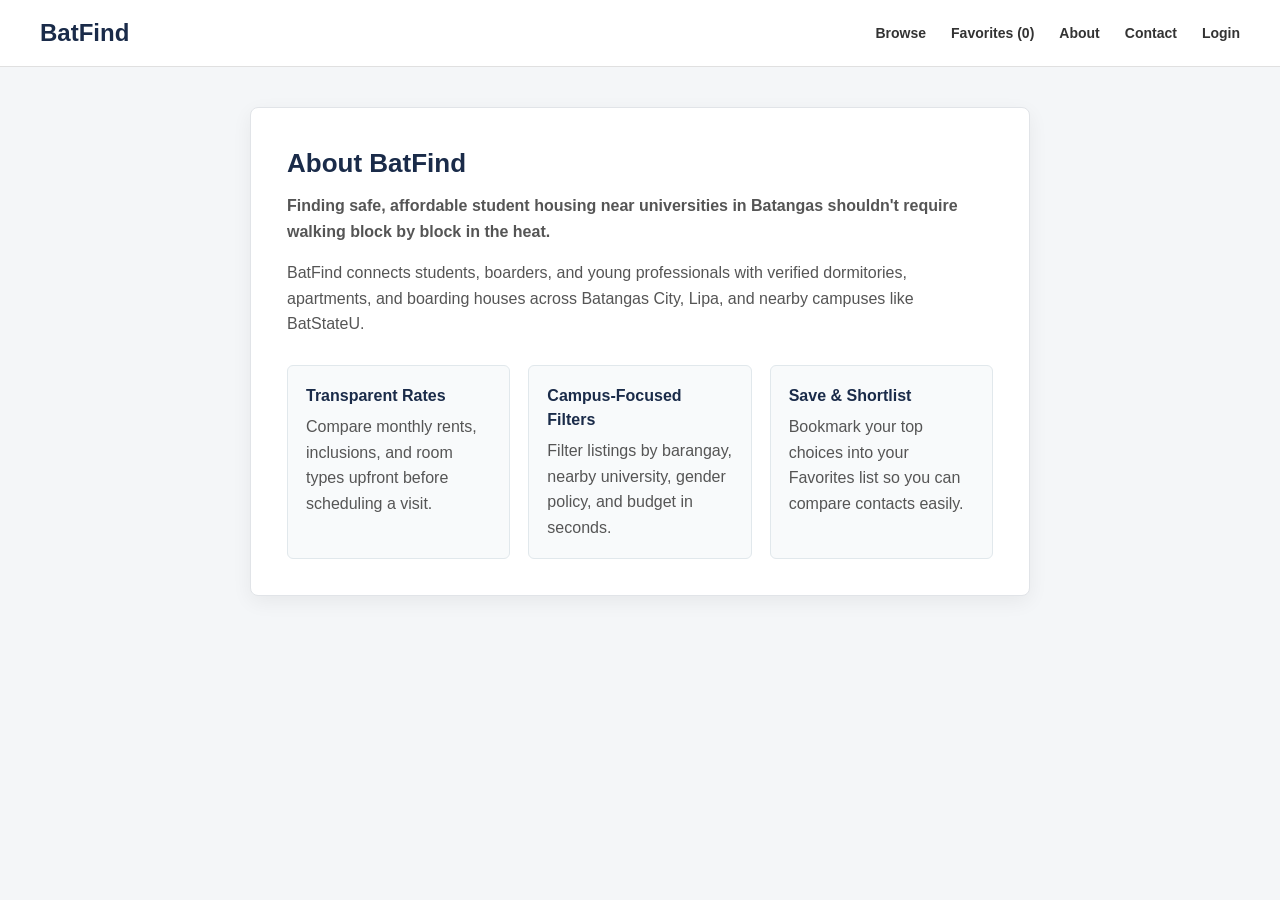
<file: about.html>
<!DOCTYPE html>
<html lang="en">
<head>
    <meta charset="UTF-8">
    <meta name="viewport" content="width=device-width, initial-scale=1.0">
    <title>About - BatFind</title>
    <link rel="stylesheet" href="style.css">
</head>
<body>
    <header class="navbar">
        <h1>BatFind</h1>
        <nav>
            <span id="nav-user-greeting" class="user-greeting" style="display: none;"></span>
            <a href="index.html">Browse</a>
            <a href="favorites.html">Favorites <span id="fav-count">(0)</span></a>
            <a href="about.html">About</a>
            <a href="contact.html">Contact</a>
            <a href="login.html" id="nav-auth-link">Login</a>
        </nav>
    </header>

    <main class="info-container">
        <section class="info-card">
            <h2>About BatFind</h2>
            <p class="info-lead">
                Finding safe, affordable student housing near universities in Batangas shouldn't require walking block by block in the heat.
            </p>
            <p>
                BatFind connects students, boarders, and young professionals with verified dormitories, apartments, and boarding houses across Batangas City, Lipa, and nearby campuses like BatStateU.
            </p>

            <div class="info-grid">
                <div class="info-box">
                    <h3>Transparent Rates</h3>
                    <p>Compare monthly rents, inclusions, and room types upfront before scheduling a visit.</p>
                </div>
                <div class="info-box">
                    <h3>Campus-Focused Filters</h3>
                    <p>Filter listings by barangay, nearby university, gender policy, and budget in seconds.</p>
                </div>
                <div class="info-box">
                    <h3>Save &amp; Shortlist</h3>
                    <p>Bookmark your top choices into your Favorites list so you can compare contacts easily.</p>
                </div>
            </div>
        </section>
    </main>

    <script src="script.js"></script>
</body>
</html>
</file>
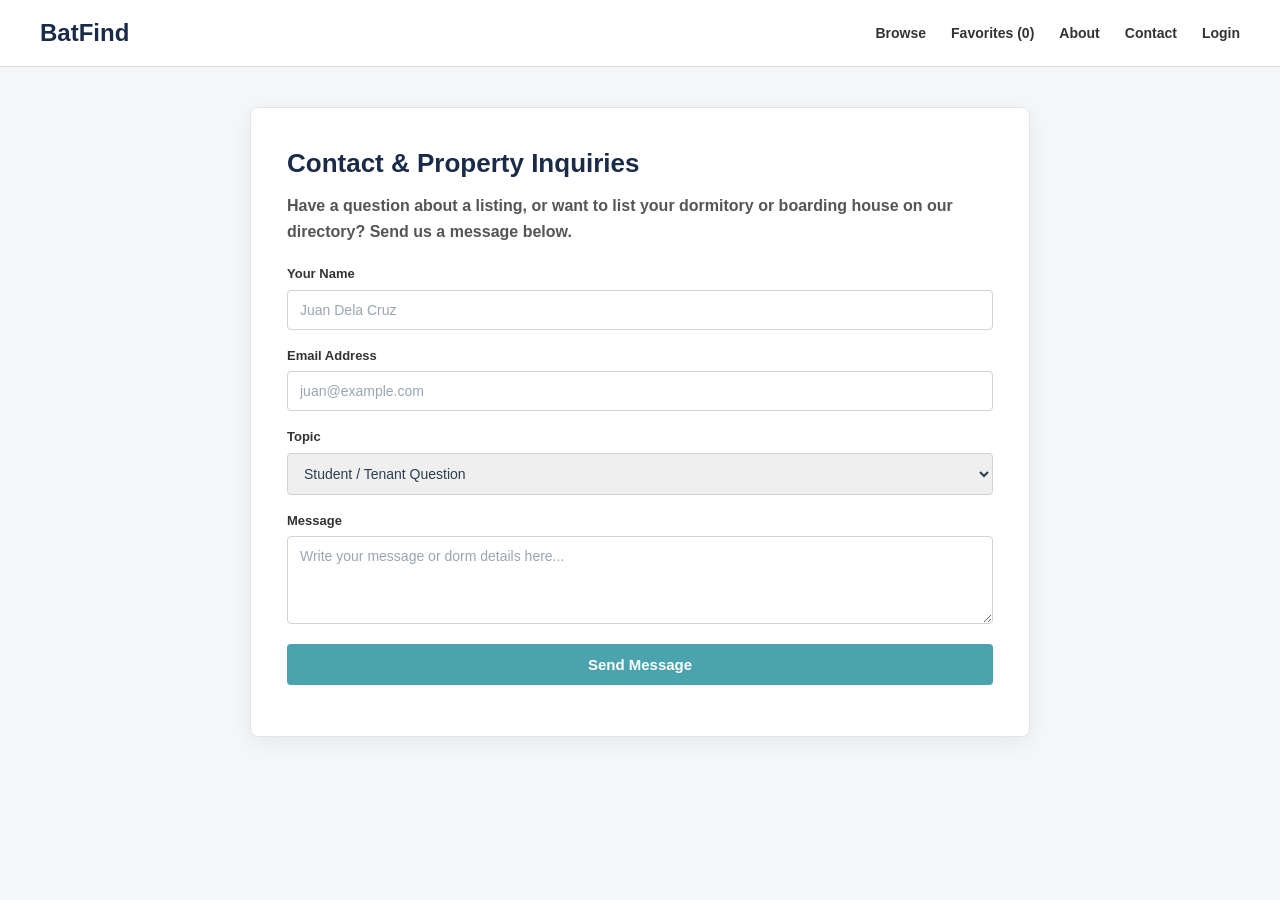
<file: contact.html>
<!DOCTYPE html>
<html lang="en">
<head>
    <meta charset="UTF-8">
    <meta name="viewport" content="width=device-width, initial-scale=1.0">
    <title>Contact - BatFind</title>
    <link rel="stylesheet" href="style.css">
</head>
<body>
    <header class="navbar">
        <h1>BatFind</h1>
        <nav>
            <span id="nav-user-greeting" class="user-greeting" style="display: none;"></span>
            <a href="index.html">Browse</a>
            <a href="favorites.html">Favorites <span id="fav-count">(0)</span></a>
            <a href="about.html">About</a>
            <a href="contact.html">Contact</a>
            <a href="login.html" id="nav-auth-link">Login</a>
        </nav>
    </header>

    <main class="info-container">
        <section class="info-card">
            <h2>Contact &amp; Property Inquiries</h2>
            <p class="info-lead">
                Have a question about a listing, or want to list your dormitory or boarding house on our directory? Send us a message below.
            </p>

            <form id="contact-form" class="auth-form" style="padding: 0; margin-top: 20px;">
                <label for="contact-name">Your Name</label>
                <input type="text" id="contact-name" placeholder="Juan Dela Cruz" required>

                <label for="contact-email">Email Address</label>
                <input type="email" id="contact-email" placeholder="juan@example.com" required>

                <label for="contact-topic">Topic</label>
                <select id="contact-topic" style="padding: 11px 12px; margin-bottom: 16px; border: 1px solid #ccd3da; border-radius: 4px; font-size: 14px;">
                    <option value="student">Student / Tenant Question</option>
                    <option value="landlord">List My Dorm / Boarding House</option>
                    <option value="report">Report Outdated Listing Info</option>
                </select>

                <label for="contact-message">Message</label>
                <textarea id="contact-message" rows="4" placeholder="Write your message or dorm details here..." required style="padding: 11px 12px; margin-bottom: 16px; border: 1px solid #ccd3da; border-radius: 4px; font-size: 14px; font-family: inherit;"></textarea>

                <button type="submit" class="btn auth-submit">Send Message</button>
            </form>

            <p id="contact-status" class="auth-message" style="padding: 15px 0 0;"></p>
        </section>
    </main>

    <script src="script.js"></script>
</body>
</html>
</file>
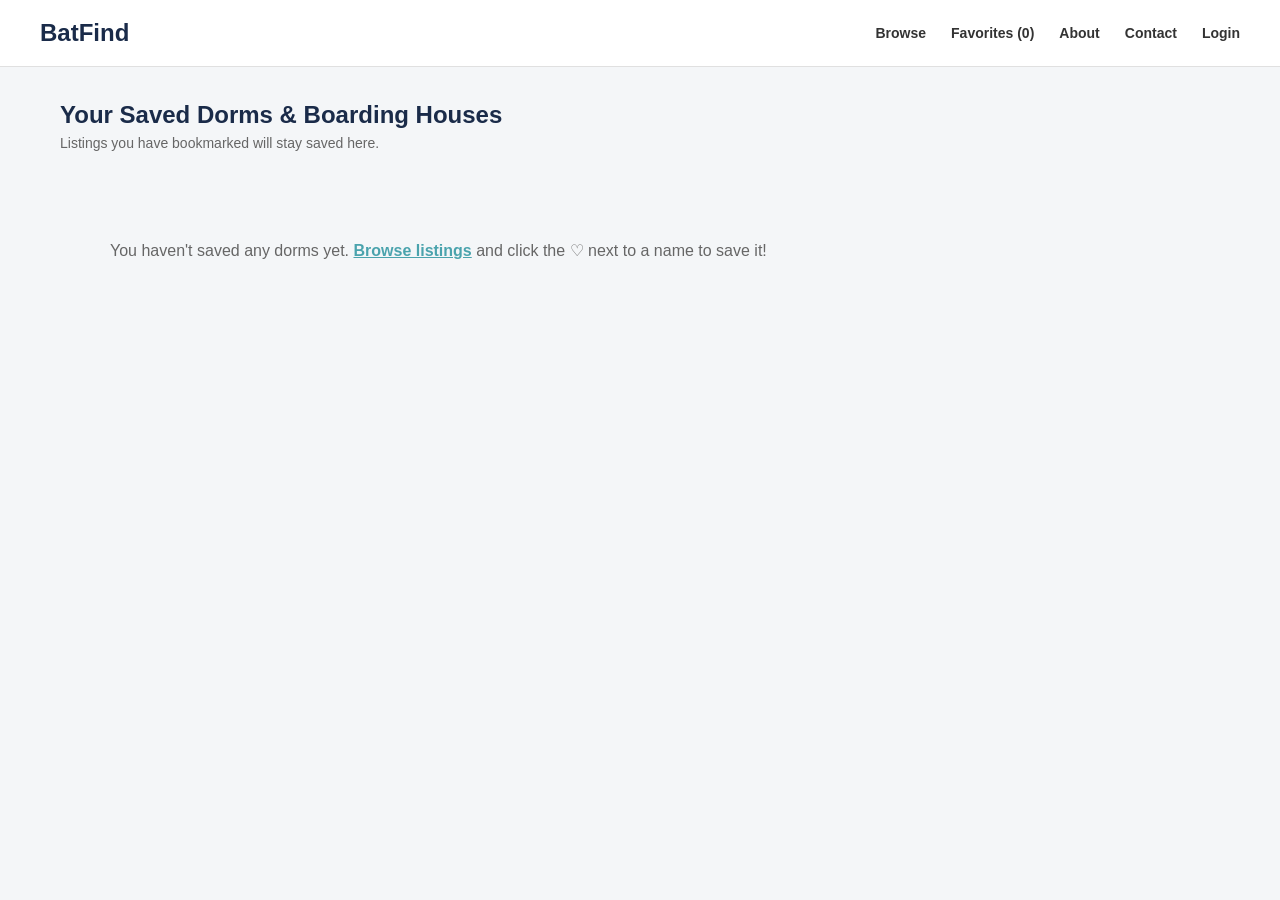
<file: favorites.html>
<!DOCTYPE html>
<html lang="en">
<head>
    <meta charset="UTF-8">
    <meta name="viewport" content="width=device-width, initial-scale=1.0">
    <title>Saved Favorites - BatFind</title>
    <link rel="stylesheet" href="style.css">
</head>
<body>
    <header class="navbar">
        <h1>BatFind</h1>
        <nav>
            <span id="nav-user-greeting" class="user-greeting" style="display: none;"></span>
            <a href="index.html">Browse</a>
            <a href="favorites.html">Favorites <span id="fav-count">(0)</span></a>
            <a href="about.html">About</a>
            <a href="contact.html">Contact</a>
            <a href="login.html" id="nav-auth-link">Login</a>
        </nav>
    </header>

    <main class="container" style="flex-direction: column;">
        <div class="page-header">
            <h2>Your Saved Dorms & Boarding Houses</h2>
            <p>Listings you have bookmarked will stay saved here.</p>
        </div>

        <section class="listings" id="favorites-listings">
        </section>
    </main>

    <div id="details-modal" class="modal-overlay">
        <div class="modal-content">
            <button id="close-modal" class="close-btn" aria-label="Close">&times;</button>
            <div id="modal-card-container"></div>
        </div>
    </div>

    <script src="script.js"></script>
</body>
</html>
</file>
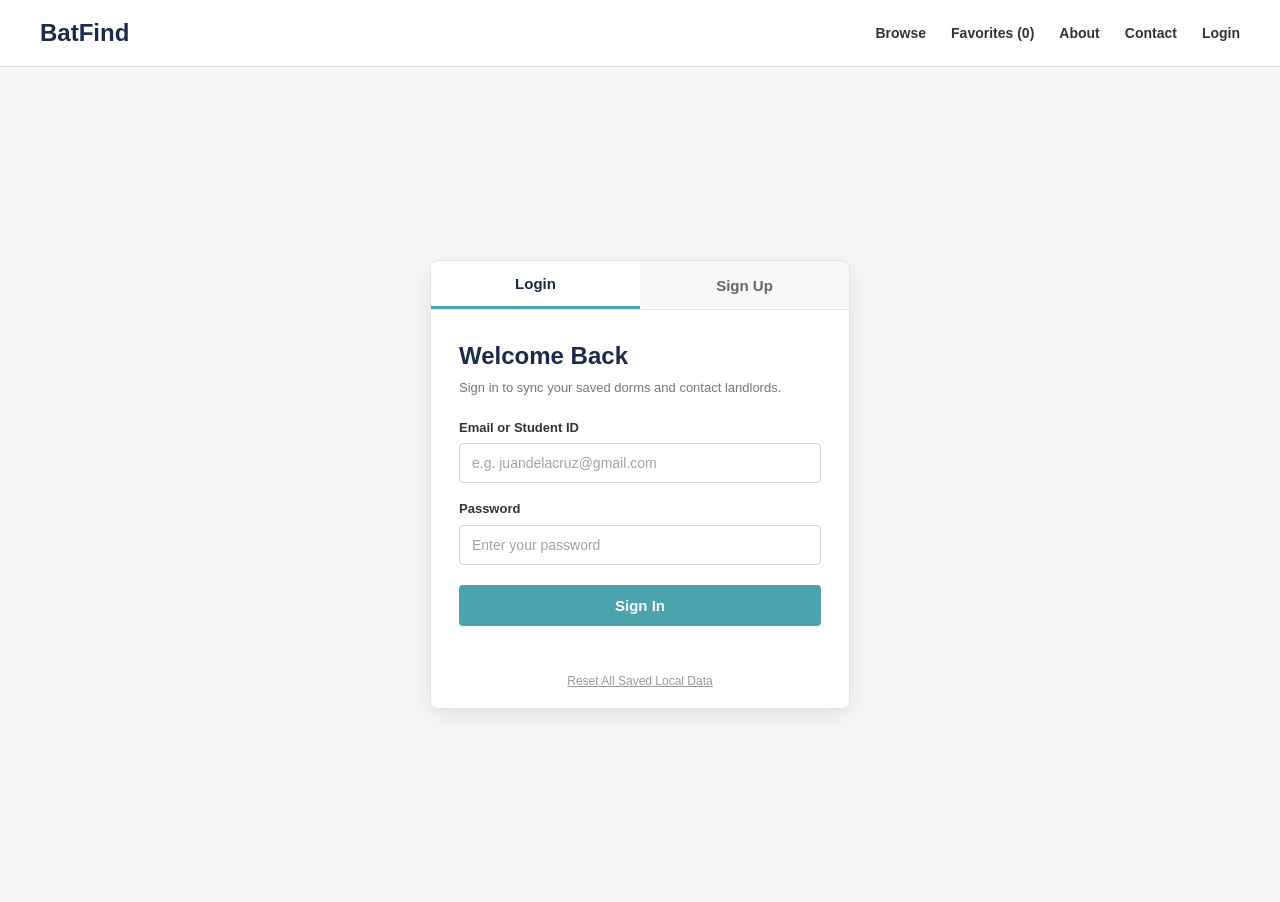
<file: login.html>
<!DOCTYPE html>
<html lang="en">
<head>
    <meta charset="UTF-8">
    <meta name="viewport" content="width=device-width, initial-scale=1.0">
    <title>Student Login - BatFind</title>
    <link rel="stylesheet" href="style.css">
</head>
<body>
    <header class="navbar">
        <h1>BatFind</h1>
        <nav>
            <span id="nav-user-greeting" class="user-greeting" style="display: none;"></span>
            <a href="index.html">Browse</a>
            <a href="favorites.html">Favorites <span id="fav-count">(0)</span></a>
            <a href="about.html">About</a>
            <a href="contact.html">Contact</a>
            <a href="login.html" id="nav-auth-link">Login</a>
        </nav>
    </header>

    <main class="auth-wrapper">
        <div class="auth-card">
            <div class="auth-tabs">
                <button type="button" class="auth-tab active" data-tab="login">Login</button>
                <button type="button" class="auth-tab" data-tab="register">Sign Up</button>
            </div>

            <form id="login-form" class="auth-form">
                <h2>Welcome Back</h2>
                <p class="auth-subtitle">Sign in to sync your saved dorms and contact landlords.</p>

                <label for="login-email">Email or Student ID</label>
                <input type="text" id="login-email" placeholder="e.g. juandelacruz@gmail.com" required>

                <label for="login-password">Password</label>
                <input type="password" id="login-password" placeholder="Enter your password" required>

                <button type="submit" class="btn auth-submit">Sign In</button>
            </form>

            <form id="register-form" class="auth-form" style="display: none;">
                <h2>Create Student Account</h2>
                <p class="auth-subtitle">Save favorite listings and message dorm owners.</p>

                <label for="reg-name">Full Name</label>
                <input type="text" id="reg-name" placeholder="Juan Dela Cruz" required>

                <label for="reg-email">Email</label>
                <input type="email" id="reg-email" placeholder="juandelacruz@gmail.com" required>

                <label for="reg-password">Password</label>
                <input type="password" id="reg-password" placeholder="Create a password" required>

                <button type="submit" class="btn auth-submit">Create Account</button>
            </form>

            <p id="auth-message" class="auth-message"></p>
            <button type="button" id="reset-storage-btn" style="background: none; border: none; color: #999; font-size: 12px; cursor: pointer; display: block; margin: 0 auto 20px; text-decoration: underline;">
                Reset All Saved Local Data
            </button>
        </div>
    </main>

    <script src="script.js"></script>
</body>
</html>
</file>
<file: style.css>
* {
    box-sizing: border-box;
    margin: 0;
    padding: 0;
}

body {
    font-family: Arial, Helvetica, sans-serif;
    background-color: #f4f6f8;
    color: #333;
    line-height: 1.5;
}

.navbar nav a,
.search-bar input,
.search-bar select,
.search-bar button,
.card,
.card img,
.card .btn,
.close-btn {
    transition: all 0.25s cubic-bezier(0.25, 0.8, 0.25, 1);
}

.navbar {
    background-color: #ffffff;
    padding: 15px 40px;
    display: flex;
    justify-content: space-between;
    align-items: center;
    border-bottom: 1px solid #e0e0e0;
}

.navbar h1 {
    font-size: 24px;
    color: #1a2b49;
}

.navbar nav a {
    text-decoration: none;
    color: #333;
    margin-left: 25px;
    font-size: 14px;
    font-weight: bold;
}

.navbar nav a:hover {
    color: #3898a3;
}

.search-bar {
    background-color: #1f3352;
    padding: 20px 40px;
}

.search-bar form {
    max-width: 1200px;
    margin: 0 auto;
    display: flex;
    gap: 10px;
}

.search-bar input,
.search-bar select {
    padding: 12px;
    border: 2px solid transparent;
    border-radius: 4px;
    font-size: 14px;
    flex: 1;
}

.search-bar input:focus,
.search-bar select:focus {
    outline: none;
    border-color: #4aa3ad;
    box-shadow: 0 0 0 3px rgba(74, 163, 173, 0.25);
}

.search-bar button {
    padding: 12px 24px;
    background-color: #4aa3ad;
    color: white;
    border: none;
    border-radius: 4px;
    font-size: 14px;
    font-weight: bold;
    cursor: pointer;
}

.search-bar button:hover {
    background-color: #3a8992;
    transform: translateY(-1px);
    box-shadow: 0 4px 10px rgba(0, 0, 0, 0.15);
}

.search-bar button:active {
    transform: translateY(0);
}

.container {
    max-width: 1200px;
    margin: 30px auto;
    padding: 0 20px;
    display: flex;
    gap: 25px;
    align-items: flex-start;
}

.map-box {
    width: 280px;
    height: 450px;
    background-color: #dce6ec;
    border: 1px solid #c5d3dc;
    border-radius: 8px;
    flex-shrink: 0;
    position: sticky;
    top: 20px;
    z-index: 1;
    overflow: hidden;
}

.listings {
    flex: 1;
    display: grid;
    grid-template-columns: repeat(3, 1fr);
    gap: 20px;
}

.card {
    background-color: #ffffff;
    border: 1px solid #e1e4e8;
    border-radius: 8px;
    overflow: hidden;
    box-shadow: 0 2px 5px rgba(0, 0, 0, 0.05);
    display: flex;
    flex-direction: column;
}

.listings .card:hover {
    transform: translateY(-5px);
    box-shadow: 0 12px 24px rgba(0, 0, 0, 0.12);
}

.card img {
    width: 100%;
    height: 160px;
    object-fit: cover;
    background-color: #ddd;
}

.listings .card:hover img {
    transform: scale(1.03);
}

.card h2 {
    font-size: 17px;
    color: #1a2b49;
    margin: 15px 15px 4px;
}

.card .address {
    font-size: 12px;
    color: #777;
    margin: 0 15px 8px;
}

.card .price {
    font-size: 16px;
    font-weight: bold;
    color: #222;
    margin: 0 15px 8px;
}

.card .amenities {
    font-size: 12px;
    color: #4aa3ad;
    margin: 0 15px 15px;
}

.card .btn {
    display: block;
    text-align: center;
    background-color: #4aa3ad;
    color: white;
    text-decoration: none;
    padding: 10px;
    margin: auto 15px 15px;
    border-radius: 4px;
    font-size: 13px;
    font-weight: bold;
}

.card .btn:hover {
    background-color: #3a8992;
    transform: translateY(-1px);
    box-shadow: 0 4px 10px rgba(0, 0, 0, 0.12);
}

.card .btn:active {
    transform: translateY(0);
}

@keyframes cardFadeIn {
    from {
        opacity: 0;
        transform: translateY(10px);
    }
    to {
        opacity: 1;
        transform: translateY(0);
    }
}

.card.fade-in {
    animation: cardFadeIn 0.3s ease forwards;
}

.modal-overlay {
    display: flex;
    position: fixed;
    top: 0;
    left: 0;
    width: 100%;
    height: 100%;
    background-color: rgba(15, 25, 40, 0.55);
    backdrop-filter: blur(0px);
    -webkit-backdrop-filter: blur(0px);
    z-index: 1000;
    justify-content: center;
    align-items: center;
    padding: 20px;
    opacity: 0;
    visibility: hidden;
    pointer-events: none;
    transition: opacity 0.3s ease, backdrop-filter 0.3s ease, visibility 0.3s ease;
}

.modal-overlay.active {
    opacity: 1;
    visibility: visible;
    pointer-events: auto;
    backdrop-filter: blur(8px);
    -webkit-backdrop-filter: blur(8px);
}

.modal-content {
    position: relative;
    width: 100%;
    max-width: 550px;
    transform: scale(0.92) translateY(15px);
    opacity: 0;
    transition: transform 0.3s cubic-bezier(0.22, 1, 0.36, 1), opacity 0.3s ease;
}

.modal-overlay.active .modal-content {
    transform: scale(1) translateY(0);
    opacity: 1;
}

.close-btn {
    position: absolute;
    top: 12px;
    right: 12px;
    width: 36px;
    height: 36px;
    border-radius: 50%;
    border: none;
    background-color: rgba(255, 255, 255, 0.9);
    color: #1a2b49;
    font-size: 24px;
    font-weight: bold;
    cursor: pointer;
    z-index: 10;
    display: flex;
    justify-content: center;
    align-items: center;
    box-shadow: 0 2px 6px rgba(0, 0, 0, 0.2);
}

.close-btn:hover {
    background-color: #ffffff;
    color: #d9534f;
    transform: rotate(90deg);
}

#modal-card-container .card {
    display: flex !important;
    box-shadow: 0 15px 40px rgba(0, 0, 0, 0.3);
    border: none;
}

#modal-card-container .card img {
    height: 280px;
}

#modal-card-container .card h2 {
    font-size: 24px;
    margin: 20px 24px 6px;
}

#modal-card-container .card .address,
#modal-card-container .card .price,
#modal-card-container .card .amenities {
    margin-left: 24px;
    margin-right: 24px;
}

#modal-card-container .card .price {
    font-size: 20px;
}

.extra-details-box {
    margin: 10px 24px 24px;
    padding: 15px;
    background-color: #f4f7f9;
    border-left: 4px solid #4aa3ad;
    border-radius: 4px;
    font-size: 14px;
    color: #2c3e50;
}

.extra-details-box p {
    margin-bottom: 6px;
}

.extra-details-box p:last-child {
    margin-bottom: 0;
}

.card-header {
    display: flex;
    justify-content: space-between;
    align-items: flex-start;
    gap: 8px;
    margin: 15px 15px 4px;
}

.card-header h2 {
    margin: 0; 
    flex: 1;
}

.fav-btn {
    background: none;
    border: none;
    font-size: 22px;
    line-height: 1;
    color: #99a3ad;
    cursor: pointer;
    padding: 2px 4px;
    transition: transform 0.2s ease, color 0.2s ease;
}

.fav-btn:hover {
    color: #e74c3c;
    transform: scale(1.2);
}

.fav-btn.favorited {
    color: #e74c3c;
}

.page-header {
    width: 100%;
    margin-bottom: 10px;
}

.page-header h2 {
    color: #1a2b49;
    font-size: 24px;
}

.page-header p {
    color: #666;
    font-size: 14px;
}

.auth-wrapper {
    display: flex;
    justify-content: center;
    align-items: center;
    min-height: calc(100vh - 65px);
    padding: 30px 20px;
}

.auth-card {
    background: #ffffff;
    width: 100%;
    max-width: 420px;
    border-radius: 8px;
    border: 1px solid #e1e4e8;
    box-shadow: 0 8px 24px rgba(0, 0, 0, 0.08);
    overflow: hidden;
}

.auth-tabs {
    display: flex;
    border-bottom: 1px solid #e1e4e8;
}

.auth-tab {
    flex: 1;
    padding: 14px;
    background: #f8f9fa;
    border: none;
    font-size: 15px;
    font-weight: bold;
    color: #666;
    cursor: pointer;
    transition: background 0.2s, color 0.2s;
}

.auth-tab.active {
    background: #ffffff;
    color: #1a2b49;
    border-bottom: 3px solid #4aa3ad;
}

.auth-form {
    padding: 28px;
    display: flex;
    flex-direction: column;
}

.auth-form h2 {
    color: #1a2b49;
    margin-bottom: 4px;
}

.auth-subtitle {
    font-size: 13px;
    color: #777;
    margin-bottom: 20px;
}

.auth-form label {
    font-size: 13px;
    font-weight: bold;
    color: #333;
    margin-bottom: 6px;
}

.auth-form input {
    padding: 11px 12px;
    margin-bottom: 16px;
    border: 1px solid #ccd3da;
    border-radius: 4px;
    font-size: 14px;
}

.auth-form input:focus {
    outline: none;
    border-color: #4aa3ad;
    box-shadow: 0 0 0 3px rgba(74, 163, 173, 0.2);
}

.auth-submit {
    width: 100%;
    border: none;
    background-color: #4aa3ad;
    color: white;
    padding: 12px;
    border-radius: 4px;
    font-size: 15px;
    font-weight: bold;
    cursor: pointer;
    margin-top: 4px;
}

.auth-submit:hover {
    background-color: #3a8992;
}

.auth-message {
    text-align: center;
    font-size: 13px;
    color: #2e7d32;
    padding: 0 28px 20px;
}

.navbar nav {
    display: flex;
    align-items: center;
}

.user-greeting {
    font-size: 14px;
    font-weight: bold;
    color: #1a2b49;
    background-color: #eef5f6;
    padding: 5px 12px;
    border-radius: 20px;
    border: 1px solid #cce3e6;
}

.info-container {
    max-width: 820px;
    margin: 40px auto;
    padding: 0 20px;
}

.info-card {
    background: #ffffff;
    padding: 36px;
    border-radius: 8px;
    border: 1px solid #e1e4e8;
    box-shadow: 0 6px 20px rgba(0, 0, 0, 0.06);
}

.info-card h2 {
    color: #1a2b49;
    font-size: 26px;
    margin-bottom: 10px;
}

.info-lead {
    font-size: 16px;
    color: #4aa3ad;
    font-weight: bold;
    margin-bottom: 16px;
}

.info-card p {
    color: #555;
    line-height: 1.6;
}

.info-grid {
    display: grid;
    grid-template-columns: repeat(auto-fit, minmax(210px, 1fr));
    gap: 18px;
    margin-top: 28px;
}

.info-box {
    background: #f8fafb;
    padding: 18px;
    border-radius: 6px;
    border: 1px solid #e1e8ec;
}

.info-box h3 {
    color: #1a2b49;
    font-size: 16px;
    margin-bottom: 6px;
}


.auth-form input::placeholder,
.auth-form textarea::placeholder {
    color: #9aa5b1;
    opacity: 1; 
}

.auth-form input,
.auth-form select,
.auth-form textarea {
    color: #2c3e50;
}
</file>
